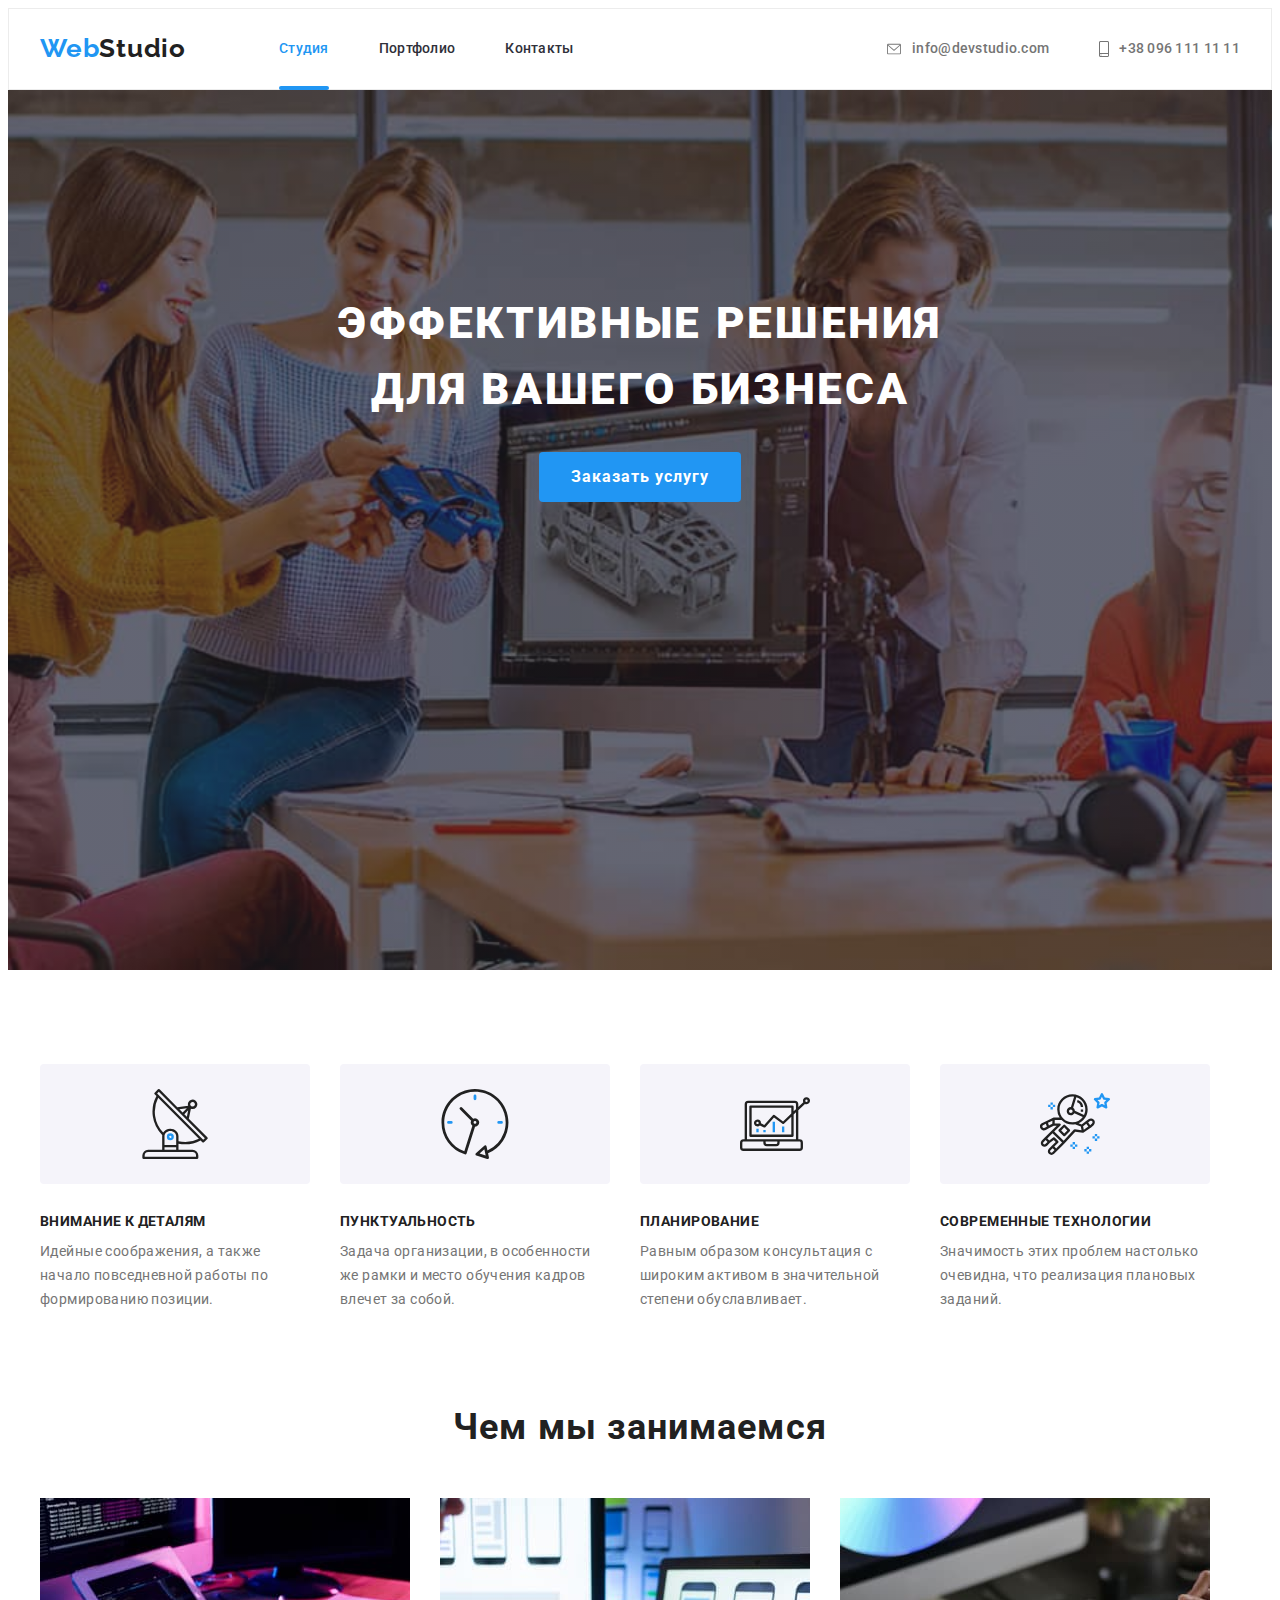
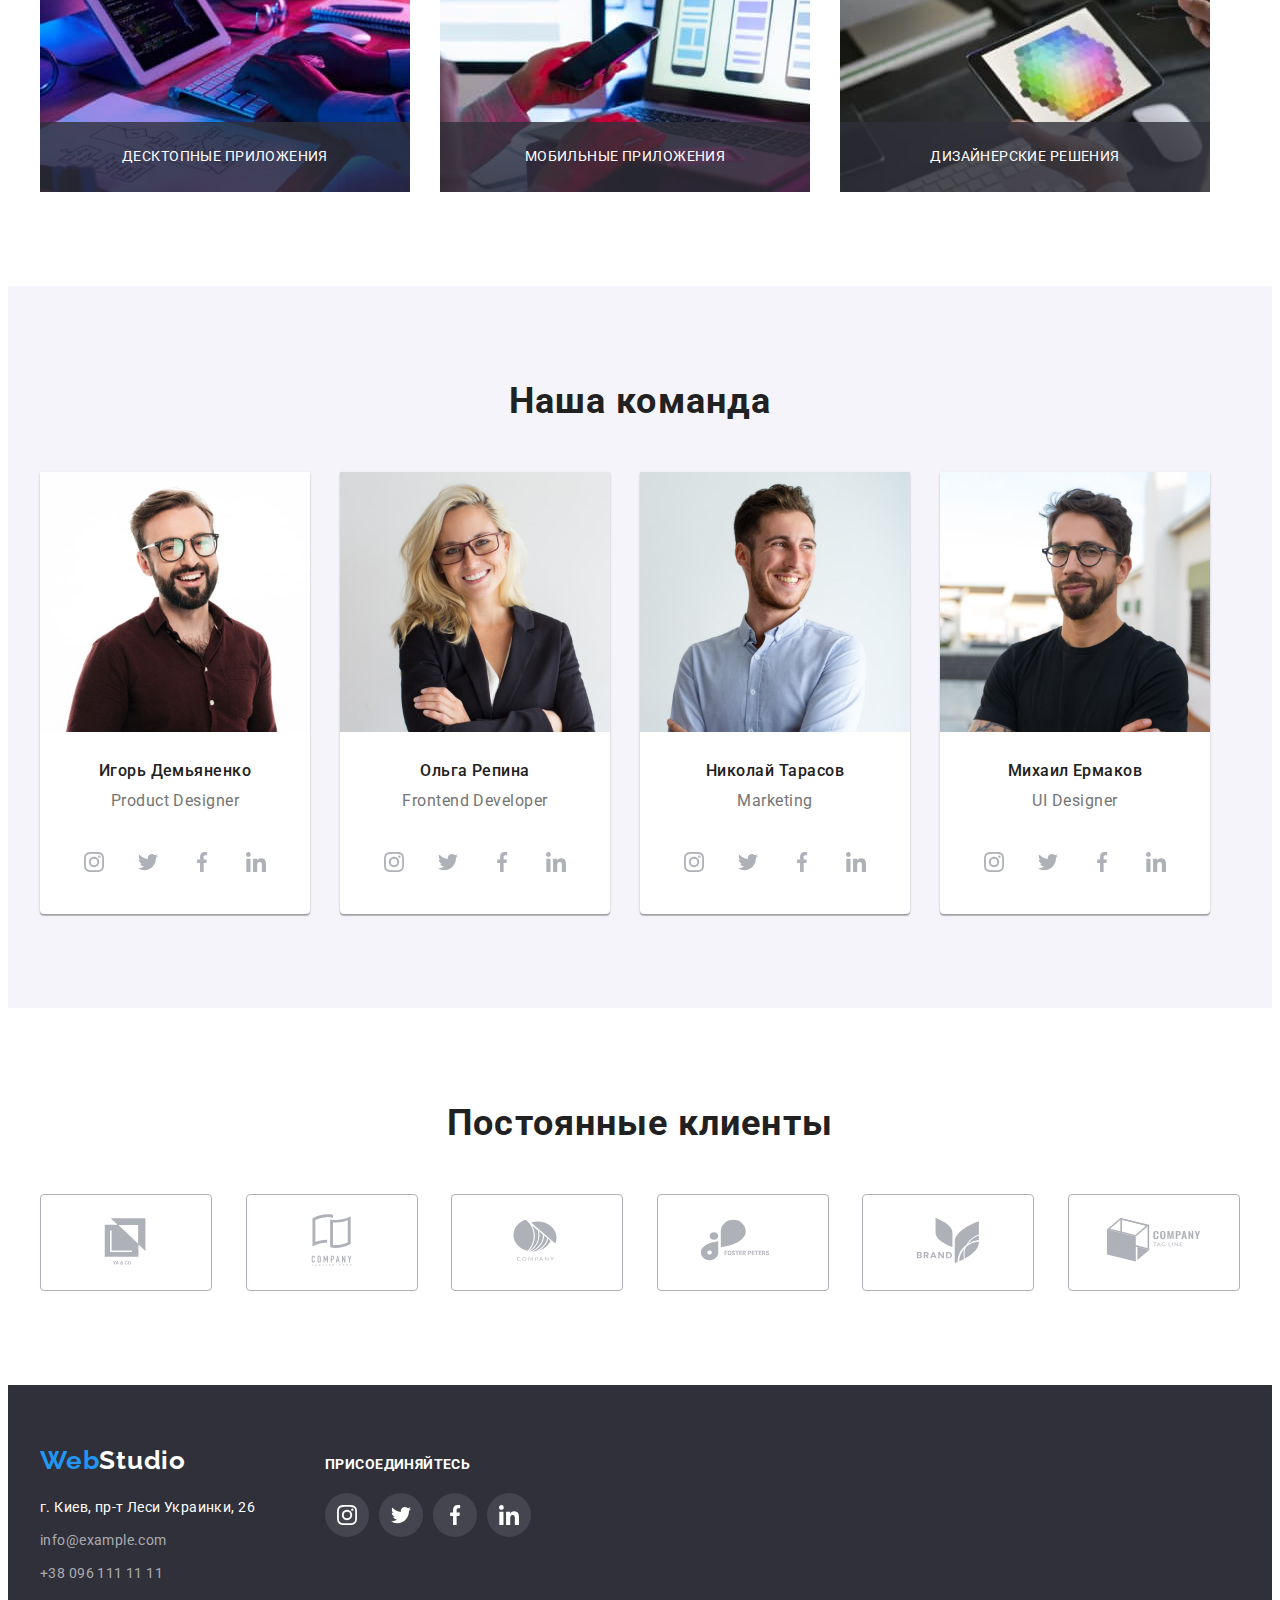
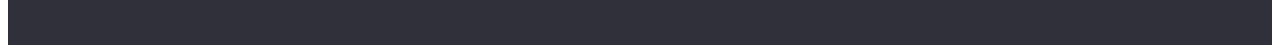
<file: index.html>
<!DOCTYPE html>
<html lang="ru">
  <head>
    <meta charset="UTF-8" />
    <meta http-equiv="X-UA-Compatible" content="IE=edge" />
    <meta name="viewport" content="width=device-width, initial-scale=1.0" />
    <link rel="preconnect" href="https://fonts.googleapis.com" />
    <link rel="preconnect" href="https://fonts.gstatic.com" crossorigin />
    <link
      href="https://fonts.googleapis.com/css2?family=Raleway:wght@700&family=Roboto:wght@400;500;700;900&display=swap"
      rel="stylesheet"
    />
    <title>homework-5</title>
    <link
      rel="stylesheet"
      href="https://cdnjs.cloudflare.com/ajax/libs/modern-normalize/1.1.0/modern-normalize.min.css"
      integrity="sha512-wpPYUAdjBVSE4KJnH1VR1HeZfpl1ub8YT/NKx4PuQ5NmX2tKuGu6U/JRp5y+Y8XG2tV+wKQpNHVUX03MfMFn9Q=="
      crossorigin="anonymous"
      referrerpolicy="no-referrer"
    />
    <link rel="stylesheet" href="./css/styles.css" />
  </head>
  <body>
    <header class="header">
      <div class="container main-nav">
        <nav class="header-nav">
          <a class="logo link" href="lang=en">Web<span class="logo-accent">Studio</span></a>
          <ul class="list">
            <li class="header-item">
              <a class="nav-link link current" href="./index.html">Студия</a>
            </li>
            <li class="header-item">
              <a class="nav-link link" href="./portfolio.html">Портфолио</a>
            </li>
            <li class="header-item"><a class="nav-link link" href="#">Контакты</a></li>
          </ul>
        </nav>
        <ul class="list">
          <li class="header-item mailto header-link">
            <a href="mailto:info@devstudio.com" class="header-contact-link link">
              <svg class="icon-mail" width="16" height="14">
                <use href="./images/icons.svg#mail"></use></svg
              >info@devstudio.com</a
            >
          </li>
          <li class="header-item-tel header-link">
            <a href="tel:+380961111111" class="header-contact-link link">
              <svg class="icon-tell" width="10" height="16">
                <use href="./images/icons.svg#tell"></use>
              </svg>
              +38 096 111 11 11</a
            >
          </li>
        </ul>
      </div>
    </header>
    <main>
      <section class="hero">
        <div class="container">
          <h1 class="hero-title">Эффективные решения для вашего бизнеса</h1>
          <button type="button" class="hero-btn" data-modal-open>Заказать услугу</button>
        </div>
      </section>
      <section class="characteristics section">
        <div class="container">
          <h2 class="visually-hidden">Почему мы</h2>
          <ul class="characteristics-list">
            <li class="characteristics-item">
              <div class="characteristics-box-icon">
                <svg class="characteristics-box-list" width="70" height="70">
                  <use href="./images/icons.svg#antenna"></use>
                </svg>
              </div>
              <h3 class="characteristics-title">Внимание к деталям</h3>
              <p class="characteristics-text">
                Идейные соображения, а также начало повседневной работы по формированию позиции.
              </p>
            </li>
            <li class="characteristics-item">
              <div class="characteristics-box-icon">
                <svg class="characteristics-box-list" width="70" height="70">
                  <use href="./images/icons.svg#clock"></use>
                </svg>
              </div>
              <h3 class="characteristics-title">Пунктуальность</h3>
              <p class="characteristics-text">
                Задача организации, в особенности же рамки и место обучения кадров влечет за собой.
              </p>
            </li>
            <li class="characteristics-item">
              <div class="characteristics-box-icon">
                <svg class="characteristics-box-list" width="70" height="70">
                  <use href="./images/icons.svg#diagram"></use>
                </svg>
              </div>
              <h3 class="characteristics-title">Планирование</h3>
              <p class="characteristics-text">
                Равным образом консультация с широким активом в значительной степени обуславливает.
              </p>
            </li>
            <li class="characteristics-item">
              <div class="characteristics-box-icon">
                <svg class="characteristics-box-list" width="70" height="70">
                  <use href="./images/icons.svg#astronaut"></use>
                </svg>
              </div>
              <h3 class="characteristics-title">Современные технологии</h3>
              <p class="characteristics-text">
                Значимость этих проблем настолько очевидна, что реализация плановых заданий.
              </p>
            </li>
          </ul>
        </div>
      </section>
      <section class="about">
        <div class="container">
          <h2 class="about-title">Чем мы занимаемся</h2>
          <ul class="about-list">
            <li class="about-item">
              <img
                src="./images/img1.jpg"
                alt="разработка программного обеспечения"
                width="370"
                height="294"
              />
              <p class="image-name-desktop">Десктопные приложения</p>
            </li>
            <li class="about-item">
              <img
                src="./images/img2.jpg"
                alt="работа над мобильным приложением"
                width="370"
                height="294"
              />
              <p class="image-name-desktop">Мобильные приложения</p>
            </li>
            <li class="about-item">
              <img
                src="./images/img3.jpg"
                alt="работа с палитрой цветов"
                width="370"
                height="294"
              />
              <p class="image-name-desktop">Дизайнерские решения</p>
            </li>
          </ul>
        </div>
      </section>
      <section class="team section">
        <div class="container">
          <h2 class="team-title">Наша команда</h2>
          <ul class="team-list">
            <li class="team-item">
              <img
                src="./images/masters_img1.jpg"
                alt="молодой человек в очках"
                width="270"
                height="260"
              />
              <div class="box-team-name">
                <h3 class="team-name">Игорь Демьяненко</h3>
                <p lang="en" class="text">Product Designer</p>
                <ul class="team-soc-list list">
                  <li class="team-soc-item">
                    <a href="" class="team-soc-link link">
                      <svg class="team-soc-icon" width="20" height="20">
                        <use href="./images/icons.svg#instagram"></use>
                      </svg>
                    </a>
                  </li>
                  <li class="team-soc-item">
                    <a href="" class="team-soc-link link">
                      <svg class="team-soc-icon" width="20" height="20">
                        <use href="./images/icons.svg#twitter"></use>
                      </svg>
                    </a>
                  </li>
                  <li class="team-soc-item">
                    <a href="" class="team-soc-link link">
                      <svg class="team-soc-icon" width="20" height="20">
                        <use href="./images/icons.svg#facebook"></use>
                      </svg>
                    </a>
                  </li>
                  <li class="team-soc-item">
                    <a href="" class="team-soc-link link">
                      <svg class="team-soc-icon" width="20" height="20">
                        <use href="./images/icons.svg#linkedin"></use>
                      </svg>
                    </a>
                  </li>
                </ul>
              </div>
            </li>
            <li class="team-item">
              <img
                src="./images/masters_img2.jpg"
                alt="Frontend Developer"
                width="270"
                height="260"
              />
              <div class="box-team-name">
                <h3 class="team-name">Ольга Репина</h3>
                <p lang="en" class="text">Frontend Developer</p>
                <ul class="team-soc-list list">
                  <li class="team-soc-item">
                    <a href="" class="team-soc-link link">
                      <svg class="team-soc-icon" width="20" height="20">
                        <use href="./images/icons.svg#instagram"></use>
                      </svg>
                    </a>
                  </li>
                  <li class="team-soc-item">
                    <a href="" class="team-soc-link link">
                      <svg class="team-soc-icon" width="20" height="20">
                        <use href="./images/icons.svg#twitter"></use>
                      </svg>
                    </a>
                  </li>
                  <li class="team-soc-item">
                    <a href="" class="team-soc-link link">
                      <svg class="team-soc-icon" width="20" height="20">
                        <use href="./images/icons.svg#facebook"></use>
                      </svg>
                    </a>
                  </li>
                  <li class="team-soc-item">
                    <a href="" class="team-soc-link link">
                      <svg class="team-soc-icon" width="20" height="20">
                        <use href="./images/icons.svg#linkedin"></use>
                      </svg>
                    </a>
                  </li>
                </ul>
              </div>
            </li>
            <li class="team-item">
              <img src="./images/masters_img3.jpg" alt="Marketing" width="270" height="260" />
              <div class="box-team-name">
                <h3 class="team-name">Николай Тарасов</h3>
                <p lang="en" class="text">Marketing</p>
                <ul class="team-soc-list list">
                  <li class="team-soc-item">
                    <a href="" class="team-soc-link link">
                      <svg class="team-soc-icon" width="20" height="20">
                        <use href="./images/icons.svg#instagram"></use>
                      </svg>
                    </a>
                  </li>
                  <li class="team-soc-item">
                    <a href="" class="team-soc-link link">
                      <svg class="team-soc-icon" width="20" height="20">
                        <use href="./images/icons.svg#twitter"></use>
                      </svg>
                    </a>
                  </li>
                  <li class="team-soc-item">
                    <a href="" class="team-soc-link link">
                      <svg class="team-soc-icon" width="20" height="20">
                        <use href="./images/icons.svg#facebook"></use>
                      </svg>
                    </a>
                  </li>
                  <li class="team-soc-item">
                    <a href="" class="team-soc-link link">
                      <svg class="team-soc-icon" width="20" height="20">
                        <use href="./images/icons.svg#linkedin"></use>
                      </svg>
                    </a>
                  </li>
                </ul>
              </div>
            </li>
            <li class="team-item">
              <img src="./images/masters_img4.jpg" alt="UI Designer" width="270" height="260" />
              <div class="box-team-name">
                <h3 class="team-name">Михаил Ермаков</h3>
                <p lang="en" class="text">UI Designer</p>
                <ul class="team-soc-list list">
                  <li class="team-soc-item">
                    <a href="" class="team-soc-link link">
                      <svg class="team-soc-icon" width="20" height="20">
                        <use href="./images/icons.svg#instagram"></use>
                      </svg>
                    </a>
                  </li>
                  <li class="team-soc-item">
                    <a href="" class="team-soc-link link">
                      <svg class="team-soc-icon" width="20" height="20">
                        <use href="./images/icons.svg#twitter"></use>
                      </svg>
                    </a>
                  </li>
                  <li class="team-soc-item">
                    <a href="" class="team-soc-link link">
                      <svg class="team-soc-icon" width="20" height="20">
                        <use href="./images/icons.svg#facebook"></use>
                      </svg>
                    </a>
                  </li>
                  <li class="team-soc-item">
                    <a href="" class="team-soc-link link">
                      <svg class="team-soc-icon" width="20" height="20">
                        <use href="./images/icons.svg#linkedin"></use>
                      </svg>
                    </a>
                  </li>
                </ul>
              </div>
            </li>
          </ul>
        </div>
      </section>
      <section class="clients section">
        <div class="container">
          <h2 class="clients-title">Постоянные клиенты</h2>
          <ul class="clients-list list">
            <li class="clients-item">
              <a href="" class="clients-link link">
                <svg class="clients-icon" width="106" height="60">
                  <use href="./images/icons.svg#group1"></use>
                </svg>
              </a>
            </li>
            <li class="clients-item">
              <a href="" class="clients-link link">
                <svg class="clients-icon" width="106" height="60">
                  <use href="./images/icons.svg#group2"></use>
                </svg>
              </a>
            </li>
            <li class="clients-item">
              <a href="" class="clients-link link">
                <svg class="clients-icon" width="106" height="60">
                  <use href="./images/icons.svg#group3"></use>
                </svg>
              </a>
            </li>
            <li class="clients-item">
              <a href="" class="clients-link link">
                <svg class="clients-icon" width="106" height="60">
                  <use href="./images/icons.svg#group4"></use>
                </svg>
              </a>
            </li>
            <li class="clients-item">
              <a href="" class="clients-link link">
                <svg class="clients-icon" width="106" height="60">
                  <use href="./images/icons.svg#group5"></use>
                </svg>
              </a>
            </li>
            <li class="clients-item">
              <a href="" class="clients-link link">
                <svg class="clients-icon" width="106" height="60">
                  <use href="./images/icons.svg#group6"></use>
                </svg>
              </a>
            </li>
          </ul>
        </div>
      </section>
    </main>
    <footer class="footer">
      <div class="container container-footer">
        <div class="adress-box">
          <a class="footer-link" href="lang=en">Web<span class="footer-title">Studio</span></a>
          <address class="contacts">
            <ul class="contacts-list list-style">
              <li class="contacts-item">
                <a
                  class="adress-contacts"
                  href="https://goo.gl/maps/zYg1dsm3iohcr4jr6"
                  target="_blank"
                  rel="noopener nofollow noreferrer "
                  >г. Киев, пр-т Леси Украинки, 26
                </a>
              </li>
              <li class="contacts-item">
                <a href="mailto:info@devstudio.com" class="contacts-link">info@example.com</a>
              </li>
              <li class="contacts-item">
                <a href="tel:+380961111111" class="contacts-link">+38 096 111 11 11</a>
              </li>
            </ul>
          </address>
        </div>
        <div class="conect">
          <p class="footer-conect">присоединяйтесь</p>
          <ul class="footer-soc-list list">
            <li class="footer-soc-item">
              <a href="" class="footer-soc-link link">
                <svg class="footer-soc-icon" width="20" height="20">
                  <use href="./images/icons.svg#instagram"></use>
                </svg>
              </a>
            </li>
            <li class="footer-soc-item">
              <a href="" class="footer-soc-link link">
                <svg class="footer-soc-icon" width="20" height="20">
                  <use href="./images/icons.svg#twitter"></use>
                </svg>
              </a>
            </li>
            <li class="footer-soc-item">
              <a href="" class="footer-soc-link link">
                <svg class="footer-soc-icon" width="20" height="20">
                  <use href="./images/icons.svg#facebook"></use>
                </svg>
              </a>
            </li>
            <li class="footer-soc-item">
              <a href="" class="footer-soc-link link">
                <svg class="footer-soc-icon" width="20" height="20">
                  <use href="./images/icons.svg#linkedin"></use>
                </svg>
              </a>
            </li>
          </ul>
        </div>
      </div>
    </footer>
    <div class="backdrop is-hidden" data-modal>
      <div class="modal">
        <button type="button" class="modal-close-btn" data-modal-close>
          <svg class="modal-button" width="11" height="11">
            <use href="./images/icons.svg#close-backdrop"></use>
          </svg>
        </button>
      </div>
    </div>
    <script src="./js/modal.js"></script>
  </body>
</html>
</file>
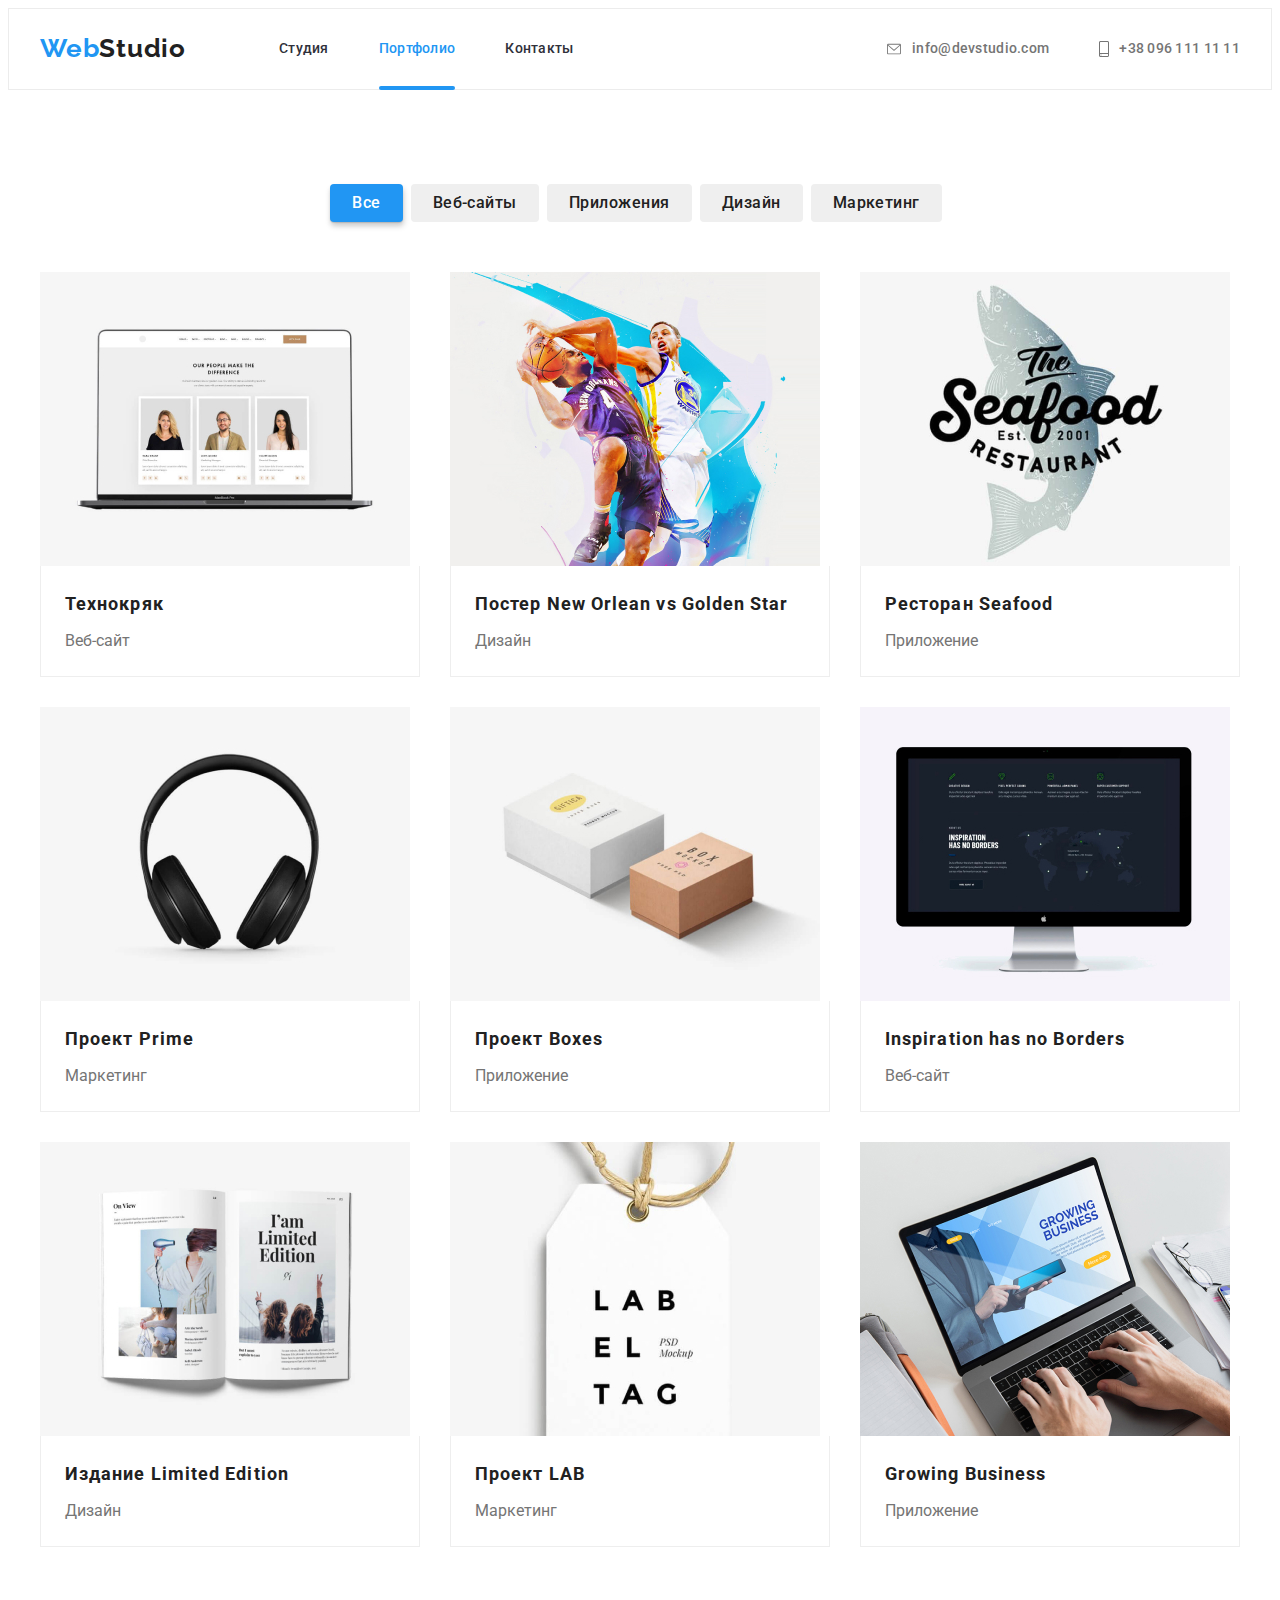
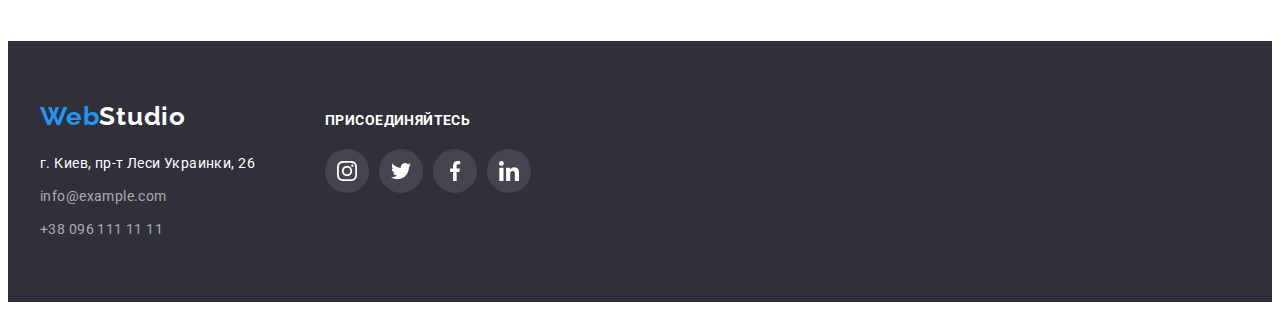
<file: portfolio.html>
<!DOCTYPE html>
<html lang="ru">
  <head>
    <meta charset="UTF-8" />
    <meta http-equiv="X-UA-Compatible" content="IE=edge" />
    <meta name="viewport" content="width=device-width, initial-scale=1.0" />
    <link rel="preconnect" href="https://fonts.googleapis.com" />
    <link rel="preconnect" href="https://fonts.gstatic.com" crossorigin />
    <link
      href="https://fonts.googleapis.com/css2?family=Raleway:wght@700&family=Roboto:wght@400;500;700;900&display=swap"
      rel="stylesheet"
    />
    <title>homework-3</title>
    <link
      rel="stylesheet"
      href="https://cdnjs.cloudflare.com/ajax/libs/modern-normalize/1.1.0/modern-normalize.min.css"
      integrity="sha512-wpPYUAdjBVSE4KJnH1VR1HeZfpl1ub8YT/NKx4PuQ5NmX2tKuGu6U/JRp5y+Y8XG2tV+wKQpNHVUX03MfMFn9Q=="
      crossorigin="anonymous"
      referrerpolicy="no-referrer"
    />
    <link rel="stylesheet" href="./css/styles.css" />
  </head>
  <body>
    <header class="header">
      <div class="container main-nav">
        <nav class="header-nav">
          <a class="logo link" href="lang=en">Web<span class="logo-accent">Studio</span></a>
          <ul class="list">
            <li class="header-item">
              <a class="nav-link link" href="./index.html">Студия</a>
            </li>
            <li class="header-item">
              <a class="nav-link link current" href="./portfolio.html">Портфолио</a>
            </li>
            <li class="header-item"><a class="nav-link link" href="#">Контакты</a></li>
          </ul>
        </nav>
        <ul class="list">
          <li class="header-item mailto header-link">
            <a href="mailto:info@devstudio.com" class="header-contact-link link">
              <svg class="icon-mail" width="16" height="14">
                <use href="./images/icons.svg#mail"></use></svg
              >info@devstudio.com</a
            >
          </li>
          <li class="header-item-tel header-link">
            <a href="tel:+380961111111" class="header-contact-link link">
              <svg class="icon-tell" width="10" height="16">
                <use href="./images/icons.svg#tell"></use>
              </svg>
              +38 096 111 11 11</a
            >
          </li>
        </ul>
      </div>
    </header>
    <main class="portfolio">
      <section class="work section">
        <div class="container">
          <h1 class="works-title">Портфолио</h1>
          <ul class="work-list list">
            <li class="work-item">
              <button type="button" class="work-btn btn-current">Все</button>
            </li>
            <li class="work-item">
              <button type="button" class="work-btn">Веб-сайты</button>
            </li>
            <li class="work-item">
              <button type="button" class="work-btn">Приложения</button>
            </li>
            <li class="work-item">
              <button type="button" class="work-btn">Дизайн</button>
            </li>
            <li class="work-item">
              <button type="button" class="work-btn">Маркетинг</button>
            </li>
          </ul>
          <ul class="list-project list">
            <li class="project-item">
              <a class="project-link" href="">
                <div class="portfolio-top-wrap">
                  <img src="./images/img4.jpg" alt="проект 1" />
                  <div class="box-overlay">
                    <p class="porfolio-top-text">
                      Ресурс предлагает комплексные предложения с разным уровнем функционала и
                      сервисов. Все это позволит посетителю получить исчерпывающие сведения о
                      компании или частном лице.
                    </p>
                  </div>
                </div>
                <div class="portfolio-project">
                  <h2 class="project-title">Технокряк</h2>
                  <p class="project-text">Веб-сайт</p>
                </div></a
              >
            </li>
            <li class="project-item">
              <a class="project-link" href="">
                <div class="portfolio-top-wrap">
                  <img src="./images/img5.jpg" alt="проект2" />
                  <div class="box-overlay">
                    <p class="porfolio-top-text">
                      Ресурс предлагает комплексные предложения с разным уровнем функционала и
                      сервисов. Все это позволит посетителю получить исчерпывающие сведения о
                      компании или частном лице.
                    </p>
                  </div>
                </div>
                <div class="portfolio-project">
                  <h2 class="project-title">
                    Постер <span lang="en">New Orlean vs Golden Star</span>
                  </h2>
                  <p class="project-text">Дизайн</p>
                </div></a
              >
            </li>
            <li class="project-item">
              <a class="project-link" href="">
                <div class="portfolio-top-wrap">
                  <img src="./images/img6.jpg" alt="проект3" />
                  <div class="box-overlay">
                    <p class="porfolio-top-text">
                      Ресурс предлагает комплексные предложения с разным уровнем функционала и
                      сервисов. Все это позволит посетителю получить исчерпывающие сведения о
                      компании или частном лице.
                    </p>
                  </div>
                </div>
                <div class="portfolio-project">
                  <h2 class="project-title">Ресторан <span lang="en">Seafood</span></h2>
                  <p class="project-text">Приложение</p>
                </div></a
              >
            </li>
            <li class="project-item">
              <a class="project-link" href="">
                <div class="portfolio-top-wrap">
                  <img src="./images/img7.jpg" alt="проект4" />
                  <div class="box-overlay">
                    <p class="porfolio-top-text">
                      Ресурс предлагает комплексные предложения с разным уровнем функционала и
                      сервисов. Все это позволит посетителю получить исчерпывающие сведения о
                      компании или частном лице.
                    </p>
                  </div>
                </div>
                <div class="portfolio-project">
                  <h2 class="project-title">Проект <span lang="en">Prime</span></h2>
                  <p class="project-text">Маркетинг</p>
                </div>
              </a>
            </li>
            <li class="project-item">
              <a class="project-link" href="">
                <div class="portfolio-top-wrap">
                  <img src="./images/img8.jpg" alt="проект5" />
                  <div class="box-overlay">
                    <p class="porfolio-top-text">
                      Ресурс предлагает комплексные предложения с разным уровнем функционала и
                      сервисов. Все это позволит посетителю получить исчерпывающие сведения о
                      компании или частном лице.
                    </p>
                  </div>
                </div>
                <div class="portfolio-project">
                  <h2 class="project-title">Проект <span lang="en">Boxes</span></h2>
                  <p class="project-text">Приложение</p>
                </div>
              </a>
            </li>
            <li class="project-item">
              <a class="project-link" href="">
                <div class="portfolio-top-wrap">
                  <img src="./images/img9.jpg" alt="проект6" />
                  <div class="box-overlay">
                    <p class="porfolio-top-text">
                      Ресурс предлагает комплексные предложения с разным уровнем функционала и
                      сервисов. Все это позволит посетителю получить исчерпывающие сведения о
                      компании или частном лице.
                    </p>
                  </div>
                </div>
                <div class="portfolio-project">
                  <h2 class="project-title" lang="en">Inspiration has no Borders</h2>
                  <p class="project-text">Веб-сайт</p>
                </div>
              </a>
            </li>
            <li class="project-item">
              <a class="project-link" href="">
                <div class="portfolio-top-wrap">
                  <img src="./images/img10.jpg" alt="проект7" />
                  <div class="box-overlay">
                    <p class="porfolio-top-text">
                      Ресурс предлагает комплексные предложения с разным уровнем функционала и
                      сервисов. Все это позволит посетителю получить исчерпывающие сведения о
                      компании или частном лице.
                    </p>
                  </div>
                </div>
                <div class="portfolio-project">
                  <h2 class="project-title">Издание <span lang="en">Limited Edition</span></h2>
                  <p class="project-text">Дизайн</p>
                </div>
              </a>
            </li>
            <li class="project-item">
              <a class="project-link" href="">
                <div class="portfolio-top-wrap">
                  <img src="./images/img11.jpg" alt="ролект8" />
                  <div class="box-overlay">
                    <p class="porfolio-top-text">
                      Ресурс предлагает комплексные предложения с разным уровнем функционала и
                      сервисов. Все это позволит посетителю получить исчерпывающие сведения о
                      компании или частном лице.
                    </p>
                  </div>
                </div>
                <div class="portfolio-project">
                  <h2 class="project-title">Проект <span lang="en">LAB</span></h2>
                  <p class="project-text">Маркетинг</p>
                </div>
              </a>
            </li>
            <li class="project-item">
              <a class="project-link" href="">
                <div class="portfolio-top-wrap">
                  <img src="./images/img12.jpg" alt="проект9" />
                  <div class="box-overlay">
                    <p class="porfolio-top-text">
                      Ресурс предлагает комплексные предложения с разным уровнем функционала и
                      сервисов. Все это позволит посетителю получить исчерпывающие сведения о
                      компании или частном лице.
                    </p>
                  </div>
                </div>
                <div class="portfolio-project">
                  <h2 class="project-title" lang="en">Growing Business</h2>
                  <p class="project-text">Приложение</p>
                </div></a
              >
            </li>
          </ul>
        </div>
      </section>
    </main>
    <footer class="footer">
      <div class="container container-footer">
        <div class="adress-box">
          <a class="footer-link" href="lang=en">Web<span class="footer-title">Studio</span></a>
          <address class="contacts">
            <ul class="contacts-list list-style">
              <li class="contacts-item">
                <a
                  class="adress-contacts"
                  href="https://goo.gl/maps/zYg1dsm3iohcr4jr6"
                  target="_blank"
                  rel="noopener nofollow noreferrer "
                  >г. Киев, пр-т Леси Украинки, 26
                </a>
              </li>
              <li class="contacts-item">
                <a href="mailto:info@devstudio.com" class="contacts-link link">info@example.com</a>
              </li>
              <li class="contacts-item">
                <a href="tel:+380961111111" class="contacts-link link">+38 096 111 11 11</a>
              </li>
            </ul>
          </address>
        </div>
        <div class="conect">
          <p class="footer-conect">присоединяйтесь</p>
          <ul class="footer-soc-list list">
            <li class="footer-soc-item">
              <a href="" class="footer-soc-link link">
                <svg class="footer-soc-icon" width="20" height="20">
                  <use href="./images/icons.svg#instagram"></use>
                </svg>
              </a>
            </li>
            <li class="footer-soc-item">
              <a href="" class="footer-soc-link link">
                <svg class="footer-soc-icon" width="20" height="20">
                  <use href="./images/icons.svg#twitter"></use>
                </svg>
              </a>
            </li>
            <li class="footer-soc-item">
              <a href="" class="footer-soc-link link">
                <svg class="footer-soc-icon" width="20" height="20">
                  <use href="./images/icons.svg#facebook"></use>
                </svg>
              </a>
            </li>
            <li class="footer-soc-item">
              <a href="" class="footer-soc-link link">
                <svg class="footer-soc-icon" width="20" height="20">
                  <use href="./images/icons.svg#linkedin"></use>
                </svg>
              </a>
            </li>
          </ul>
        </div>
      </div>
    </footer>
  </body>
</html>
</file>
<file: css/styles.css>
:root {
  --btn-color: #ffffff;
  --main-title-color: #ffffff;
  --second-title-color: #2f303a;
  --third-title-color: #757575;
  --forth-title-color: #212121;
  --accent-color: #2196f3;
  --typical-margin: 20px;
  --fifth-title-color: #eee;
  --btn-soc: #afb1b8;
  --btn-hover: #188ce8;
  --timing-function: 250ms cubic-bezier(0.4, 0, 0.2, 1);
}

p,
h1,
h2,
h3,
h4,
h5,
h6 {
  margin: 0;
}

ul,
ol {
  margin: 0;
  padding-left: 0;
}
button {
  cursor: pointer;
}

body {
  font-family: 'Roboto', sans-serif;
  background-color: var(--main-title-color);
  font-style: normal;
  font-size: 14px;
}
.list-style {
  list-style-type: none;
}
.container {
  width: 1200px;
  margin-left: auto;
  margin-right: auto;
  padding-left: 15px;
  padding-right: 15px;
}
.section {
  padding-top: 94px;
  padding-bottom: 94px;
}

img {
  display: block;
}

/* ----------------HEADER------------- */

.header {
  border: 1px solid #ececec;
  background-color: var(--main-title-color);
}

.header-nav {
  display: flex;
  margin-right: auto;
}

.main-nav {
  display: flex;
  align-items: center;
}

.list {
  list-style: none;
  padding: 0px;
  margin: 0px;
  display: flex;
}

/* .header-nav .item:(:last-child){
  margin-right: 50px;
} */
.logo {
  font-family: 'Raleway', sans-serif;
  font-style: normal;
  font-weight: 700;
  font-size: 26px;
  line-height: 1, 19;
  letter-spacing: 0.03em;
  color: var(--accent-color);
  padding-top: 24px;
  padding-bottom: 24px;
  margin-right: 93px;
}
.logo-accent {
  color: var(--forth-title-color);
}

.link {
  text-decoration: none;
}
/* .header-item { 
  font-weight: 500;
  font-size: 14px;
  line-height: 1.14;
  letter-spacing: 0.02em;
  color: var(--second-title-color);
} */
.nav-link {
  font-weight: 500;
  display: block;
  padding: 32px 0;
  font-size: 14px;
  line-height: 1.14;
  letter-spacing: 0.02em;
  color: var(--second-title-color);
  margin-right: auto;
  transition: color var(--timing-function);
}
.nav-link:hover,
.nav-link:focus {
  color: var(--accent-color);
}
.header-item {
  margin-right: 50px;
}
.header-nav .iteam + .iteam {
  margin-left: 50px;
}
.header-item {
  position: relative;
}
.header-item-tel {
  font-weight: 500;
  font-size: 14px;
  line-height: 1.14;
  letter-spacing: 0.02em;
  color: var(--third-title-color);
}
.header-contact-link {
  display: flex;
  align-items: center;
  font-weight: 500;
  padding: 32px 0;
  font-size: 14px;
  line-height: 1.14;
  letter-spacing: 0.02em;
  color: var(--third-title-color);
  transition: color var(--timing-function);
}
.header-contact-link:hover,
.header-contact-link:focus {
  color: var(--accent-color);
}

.current {
  color: var(--accent-color);
}
.current::after {
  content: '';
  display: block;
  position: absolute;
  bottom: -1px;
  width: 100%;
  height: 4px;
  background-color: var(--accent-color);
  border-radius: 2px;
}

.icon-mail,
.icon-tell {
  margin-right: 10px;
  display: flex;
  align-items: center;
}

.icon-mail,
.icon-tell {
  fill: currentColor;
}

/* --------------------HERO------------ */

.hero {
  background: var(--second-title-color);
  padding: 200px 0;
  max-width: 1600px;
  min-height: 480px;
  margin-left: auto;
  margin-right: auto;
  background-image: linear-gradient(rgba(47, 48, 58, 0.4), rgba(47, 48, 58, 0.4)),
    url(../images/imgcomp.jpg);
  background-repeat: no-repeat;
  background-size: cover;
  background-position: center;
}

.hero-title {
  font-weight: 900;
  font-size: 44px;
  line-height: 1.5;
  text-align: center;
  letter-spacing: 0.06em;
  text-transform: uppercase;
  color: var(--main-title-color);
  margin-bottom: 30px;
  margin-left: auto;
  margin-right: auto;
  width: 696px;
}

.hero-btn {
  background-color: var(--accent-color);
  border-radius: 4px;
  border: none;
  padding: 10px 32px;
  min-width: 200px;
  margin: 0 auto;
  display: block;
  transition: background-color var(--timing-function);
  font-family: inherit;
  font-weight: 700;
  font-size: 16px;
  line-height: 1.87;
  letter-spacing: 0.06em;
  color: var(--btn-color);
}

.hero-btn:focus,
.hero-btn:hover {
  background-color: var(--btn-hover);
}
.work-list {
  display: flex;
  justify-content: center;
  margin-bottom: 50px;
}

.work-item:not(last-child) {
  margin-right: 8px;
}
li > .all {
  color: var(--main-title-color);
  background-color: var(--second-title-color);
}

.work-btn {
  padding: 6px 22px;
  font-family: inherit;
  font-weight: 500;
  font-size: 16px;
  line-height: 1.62;
  letter-spacing: 0.03em;
  color: var(--forth-title-color);
  border-radius: 4px;
  border: none;
  cursor: pointer;
  transition: background-color var(--timing-function), box-shadow var(--timing-function),
    color var(--timing-function);
}

.work-btn:hover,
.work-btn:focus {
  background-color: var(--accent-color);
  color: var(--main-title-color);
  box-shadow: 0px 3px 1px rgba(0, 0, 0, 0.1), 0px 1px 2px rgba(0, 0, 0, 0.08),
    0px 2px 2px rgba(0, 0, 0, 0.12);
}

.work-btn > .item > .work-btn:hover,
.work-btn > .item > .work-btn:focus {
  box-shadow: 0px 1px 1px rgba(0, 0, 0, 0.12), 0px 4px 4px rgba(0, 0, 0, 0.06),
    1px 4px 6px rgba(0, 0, 0, 0.16);
}

.btn-current {
  box-shadow: 0px 1px 1px rgba(0, 0, 0, 0.12), 0px 4px 4px rgba(0, 0, 0, 0.06),
    1px 4px 6px rgba(0, 0, 0, 0.16);
}

.btn-current {
  background-color: var(--accent-color);
  color: var(--main-title-color);
}

/* portfolio projects */

.porfolio {
  background: var(--main-title-color);
  padding: 20px;
}
.works-title,
.visually-hidden {
  position: absolute;
  white-space: nowrap;
  width: 1px;
  height: 1px;
  overflow: hidden;
  border: 0;
  padding: 0;
  clip: rect(0 0 0 0);
  clip-path: inset(100%);
  overflow: hidden;
}
.project-item {
  background-color: var(--main-title-color);
  flex-basis: calc(100% / 3 - 30px);
  margin-left: 30px;
  margin-bottom: 30px;
}
.project-link {
  display: block;
  text-decoration: none;
  transition: box-shadow var(--timing-function);
}
.project-link:hover .box-overlay {
  transform: translateY(0);
}
.portfolio-top-wrap {
  position: relative;
  overflow: hidden;
}

.box-overlay {
  position: absolute;
  background: rgba(33, 150, 243, 0.9);
  padding: 0 24px;
  height: 100%;
  width: 100%;
  left: 0;
  top: 0;
  align-items: center;
  display: flex;
  transform: translateY(100%);
  transition: transform var(--timing-function);
}

.porfolio-top-text {
  font-size: 18px;
  line-height: 1.56;
  color: var(--main-title-color);
  letter-spacing: 0.03em;
}
.portfolio-project {
  border-bottom: 1px solid var(--fifth-title-color);
  border-left: 1px solid var(--fifth-title-color);
  border-right: 1px solid var(--fifth-title-color);
  padding-left: 24px;
  padding-right: 24px;
  padding-top: 20px;
  padding-bottom: 20px;
}
.project-link:hover,
.project-link:focus {
  box-shadow: 0px 1px 1px rgba(0, 0, 0, 0.12), 0px 4px 4px rgba(0, 0, 0, 0.06),
    1px 4px 6px rgba(0, 0, 0, 0.16);
}
.list-project {
  display: flex;
  flex-wrap: wrap;
  margin-left: -30px;
  margin-bottom: -30px;
}
.project-title {
  font-weight: 700;
  font-size: 18px;
  line-height: 2;
  color: var(--forth-title-color);
  letter-spacing: 0.06em;
  margin-bottom: 4px;
}
.project-text {
  font-weight: 400;
  font-size: 16px;
  line-height: 1.88;
  color: var(--third-title-color);
}

/* ---------CHARACTERISTICS----------- */

.characteristics-title {
  font-weight: 700;
  font-size: 14px;
  line-height: 1.14;
  letter-spacing: 0.03em;
  text-transform: uppercase;
  color: var(--forth-title-color);
  margin-top: 0px;
  margin-bottom: 10px;
}
.characteristics-list {
  display: flex;
  flex-wrap: wrap;
  list-style: none;
}
.characteristics-item {
  width: 270px;
  font-size: 14px;
  line-height: 1.71;
  letter-spacing: 0.03em;
  color: var(--third-title-color);
}
.characteristics-item:not(:last-child) {
  margin-right: 30px;
}
.characteristics-box-icon {
  width: 270px;
  height: 120px;
  background: #f5f4fa;
  border-radius: 4px;
  margin-bottom: 30px;
  display: flex;
  align-items: center;
  justify-content: center;
}

/* ---------ABOUT---------------- */
.about {
  padding-bottom: 94px;
}
.about-title {
  font-weight: 700;
  font-size: 36px;
  line-height: 1.17;
  text-align: center;
  letter-spacing: 0.03em;
  color: var(--forth-title-color);
  margin-bottom: 50px;
}
.about-item {
  position: relative;
}
.about-item:first-child {
  margin-right: 30px;
}
.about-item:not(:last-child) {
  margin-right: 30px;
}
.about-list {
  list-style: none;
  display: flex;
}
/* ------------ANIMATION------------ */
.image-name-desktop {
  font-size: 14px;
  line-height: 1.14;
  text-align: center;
  letter-spacing: 0.03em;
  text-transform: uppercase;
  display: flex;
  align-items: center;
  justify-content: center;
  position: absolute;
  width: 100%;
  left: 0;
  bottom: 0;
  height: 70px;
  color: var(--btn-color);
  background: rgba(47, 48, 58, 0.8);
}

/* ---------------TEAM--------------- */
.box-team-name {
  padding-top: 30px;
  padding-bottom: 30px;
}
.team-title {
  font-weight: 700;
  font-size: 36px;
  line-height: 1.17;
  text-align: center;
  letter-spacing: 0.03em;
  color: var(--forth-title-color);
  margin-bottom: 50px;
}
.title {
  font-weight: 700;
  font-size: 36px;
  line-height: 0.85;
  text-align: center;
  letter-spacing: 0.03em;
  color: var(--forth-title-color);
}
.team-name {
  font-family: inherit;
  font-style: normal;
  font-weight: 500;
  font-size: 16px;
  line-height: 1.17;
  text-align: center;
  letter-spacing: 0.03em;
  color: var(--forth-title-color);
  margin-bottom: 10px;
}
.team-list {
  list-style: none;
  display: flex;
}
.text {
  font-family: inherit;
  font-style: normal;
  font-weight: 400;
  font-size: 16px;
  line-height: 19px;
  text-align: center;
  letter-spacing: 0.03em;
  color: var(--third-title-color);
  margin-bottom: 30px;
}
.team-item:first-child {
  margin-right: 30px;
}
.team-item:not(:last-child) {
  margin-right: 30px;
}
.team-item {
  font-size: 16px;
  line-height: 1.19;
  letter-spacing: 0.03em;
  background-color: var(--btn-color);
  box-shadow: 0px 1px 3px rgba(0, 0, 0, 0.12), 0px 1px 1px rgba(0, 0, 0, 0.14),
    0px 2px 1px rgba(0, 0, 0, 0.2);
  border-radius: 0px 0px 4px 4px;
}
.team {
  background-color: #f5f4fa;
  padding-top: 94px;
  padding-bottom: 94px;
}
.team-soc-list {
  display: flex;
  justify-content: center;
  background-color: var(--btn-color);
}
.team-soc-item:not(:last-child) {
  margin-right: 10px;
}
.team-soc-link {
  width: 44px;
  height: 44px;
  display: flex;
  align-items: center;
  justify-content: center;
  border-radius: 50%;
  transition: background-color var(--timing-function);
}
.team-soc-icon {
  fill: var(--btn-soc);
  transition: fill var(--timing-function);
}
.team-soc-link:hover,
.team-soc-link:focus {
  background-color: var(--accent-color);
}
.team-soc-link:hover .team-soc-icon,
.team-soc-link:focus .team-soc-icon {
  fill: var(--btn-color);
}

/* ---------------CLIENTS-------------- */
.clients-title {
  font-family: 'Roboto';
  font-style: normal;
  font-weight: 700;
  font-size: 36px;
  line-height: 42px;
  text-align: center;
  letter-spacing: 0.03em;
  color: var(--forth-title-color);
  margin-bottom: 50px;
}
.clients-list {
  display: flex;
  justify-content: space-between;
}
.clients-item {
  display: flex;
  align-items: center;
  justify-content: center;
}
.clients-item:not(:last-child) {
  margin-right: 30px;
}
.clients-link {
  border: 1px solid var(--btn-soc);
  border-radius: 4px;
  padding: 16px 32px;
  transition: border-color var(--timing-function);
}
.clients-icon {
  fill: rgba(175, 177, 184, 1);
  transition: fill var(--timing-function);
}
.clients-link:hover,
.clients-link:focus,
.clients-link:hover .clients-icon,
.clients-item:focus .clients-icon {
  border-color: var(--accent-color);
  fill: var(--accent-color);
}

/* -------------FOOTER----------------- */
.footer {
  background-color: var(--second-title-color);
  padding-top: 60px;
  padding-bottom: 60px;
}
.container-footer {
  display: flex;
  align-items: baseline;
}
.adress-box {
  margin-right: 70px;
}
.contacts {
  font-style: normal;
}
.footer-title {
  font-family: 'Raleway', sans-serif;
  font-style: normal;
  font-weight: 700;
  font-size: 26px;
  line-height: 1.19;
  letter-spacing: 0.03em;
  text-decoration: none;
  color: var(--main-title-color);
}
.footer-link {
  font-family: 'Raleway', sans-serif;
  font-style: normal;
  font-weight: 700;
  font-size: 26px;
  line-height: 1.19;
  letter-spacing: 0.03em;
  text-decoration: none;
  color: var(--accent-color);
  display: block;
  margin-bottom: 20px;
  transition: color var(--timing-function);
}
.adress-contacts {
  list-style: none;
  text-decoration: none;
  font-size: 14px;
  line-height: 1.71;
  letter-spacing: 0.03em;
  color: var(--main-title-color);
}

.contacts-item:not(:last-child) {
  margin-bottom: 9px;
}
.contacts-link:hover,
.contacts-link:focus {
  color: var(--accent-color);
}

.contacts-link {
  text-decoration: none;
  font-weight: 400;
  font-size: 14px;
  line-height: 1.71;
  letter-spacing: 0.03em;
  color: rgba(255, 255, 255, 0.6);
  transition: color var(--timing-function);
}
.footer-soc-list {
  display: flex;
  justify-content: center;
}

.footer-conect {
  font-weight: 700;
  font-size: 14px;
  line-height: 1.14;
  letter-spacing: 0.03em;
  text-transform: uppercase;
  color: var(--btn-color);
  margin-bottom: 20px;
}
.footer-soc-item:not(:last-child) {
  margin-right: 10px;
}

.footer-soc-link {
  display: flex;
  align-items: center;
  justify-content: center;
  border-radius: 50%;
  width: 44px;
  height: 44px;
  background-color: rgba(255, 255, 255, 0.1);
  transition: background-color var(--timing-function);
}

.footer-soc-icon {
  fill: var(--btn-color);
  transition: fill var(--timing-function);
}
.footer-soc-link:hover,
.footer-soc-link:focus {
  background-color: var(--accent-color);
}
/* -------MODEL WINDOW------- */
.backdrop {
  position: fixed;
  top: 0;
  left: 0;
  width: 100%;
  height: 100%;
  background: rgba(0, 0, 0, 0.2);
  transition: opacity 300ms linear, visibility 300ms linear;
}

.backdrop.is-hidden .modal {
  transform: translate(-50%, -50%) scale(0) rotate(-360deg);
}

.modal {
  position: absolute;
  top: 50%;
  left: 50%;
  transform: translate(-50%, -50%) scale(1) rotate(0);
  width: 500px;
  min-height: 600px;
  background-color: var(--main-title-color);
  border-radius: 4px;
  transition: transform 300ms linear;
}
.modal-close-btn {
  position: absolute;
  right: 10px;
  top: 10px;
  width: 30px;
  height: 30px;
  border: 1px solid rgba(0, 0, 0, 0.1);
  background-color: var(--btn-color);
  border-radius: 50%;
  display: flex;
  align-items: center;
  justify-content: center;
}
.is-hidden {
  opacity: 0;
  visibility: hidden;
  pointer-events: none;
}
.no-scroll {
  overflow: hidden;
}
</file>
